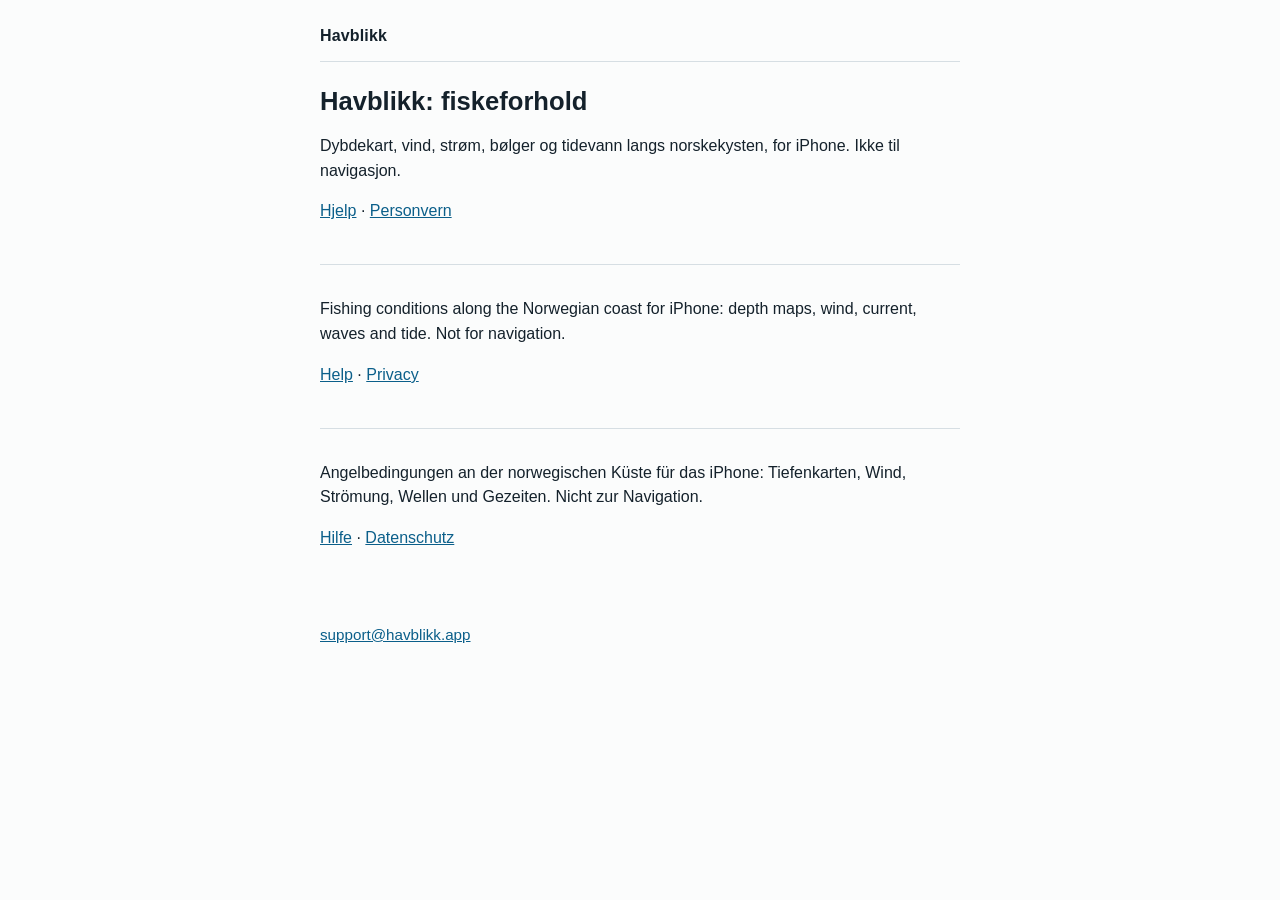
<file: index.html>
<!doctype html>
<html lang="nb">
<head>
<meta charset="utf-8">
<meta name="viewport" content="width=device-width, initial-scale=1">
<title>Havblikk</title>
<meta name="description" content="Havblikk: fiskeforhold langs norskekysten. Dybdekart, vind, strøm, bølger og tidevann for iPhone.">
<link rel="stylesheet" href="style.css?v=20261112">
</head>
<body>
<main>
<header>
<p class="app">Havblikk</p>
</header>
<section lang="nb">
<h1>Havblikk: fiskeforhold</h1>
<p>Dybdekart, vind, strøm, bølger og tidevann langs norskekysten, for iPhone. Ikke til navigasjon.</p>
<p><a href="support/">Hjelp</a> · <a href="privacy/">Personvern</a></p>
</section>
<section lang="en">
<p>Fishing conditions along the Norwegian coast for iPhone: depth maps, wind, current, waves and tide. Not for navigation.</p>
<p><a href="support/#en">Help</a> · <a href="privacy/#en">Privacy</a></p>
</section>
<section lang="de">
<p>Angelbedingungen an der norwegischen Küste für das iPhone: Tiefenkarten, Wind, Strömung, Wellen und Gezeiten. Nicht zur Navigation.</p>
<p><a href="support/#de">Hilfe</a> · <a href="privacy/#de">Datenschutz</a></p>
</section>
<footer><p><a href="mailto:support@havblikk.app">support@havblikk.app</a></p></footer>
</main>
</body>
</html>
</file>
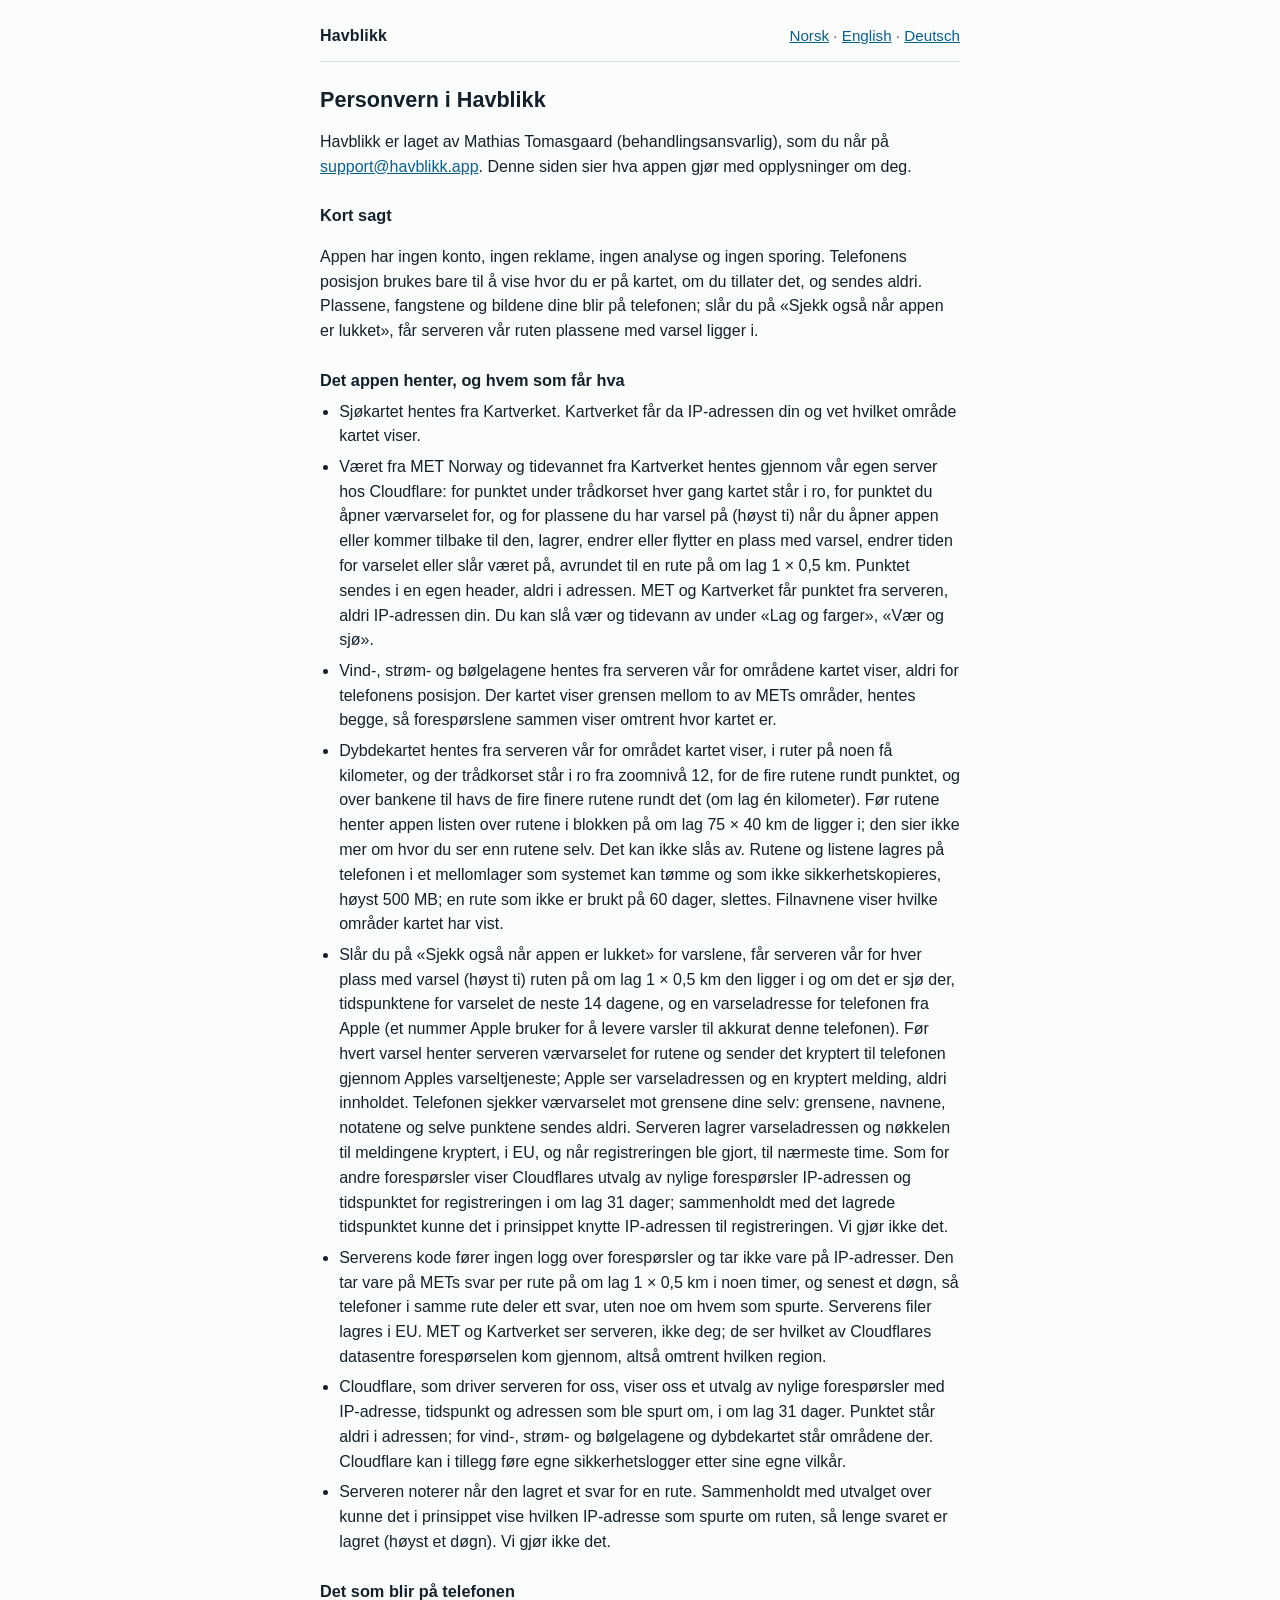
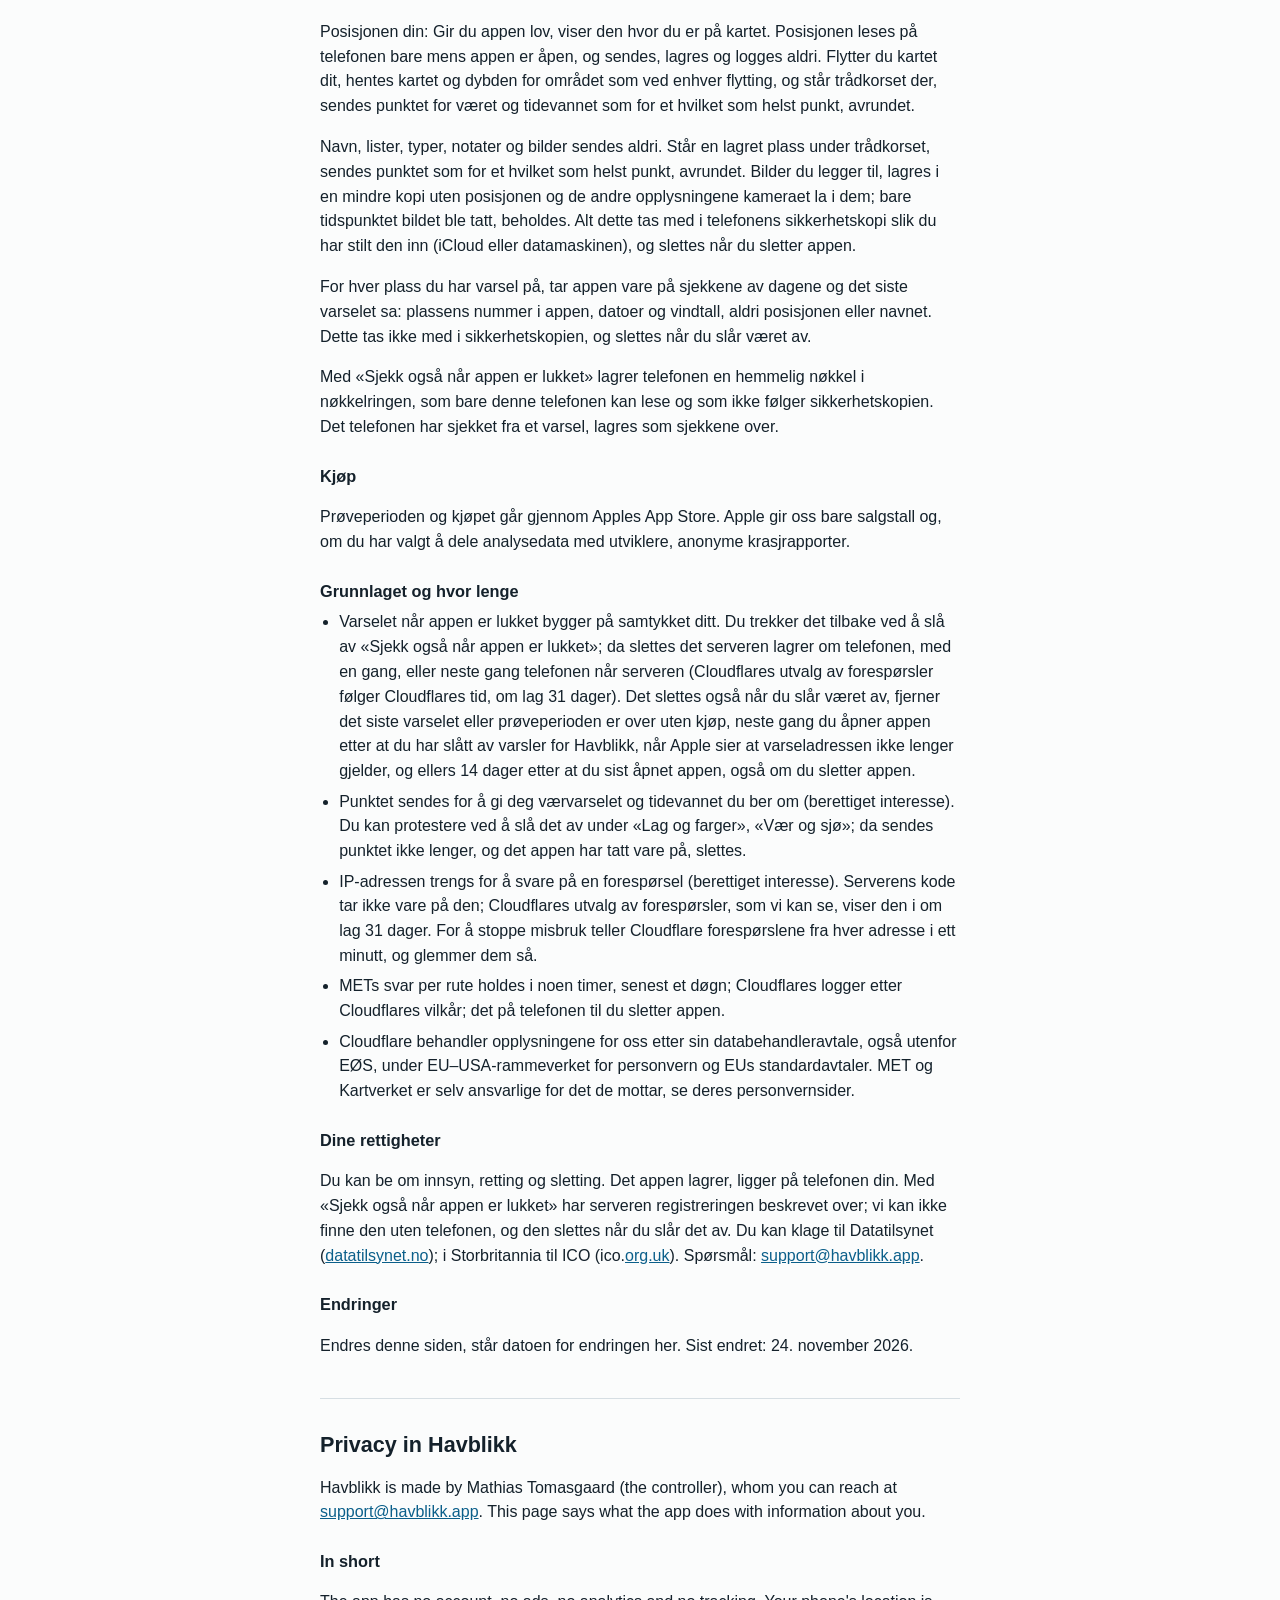
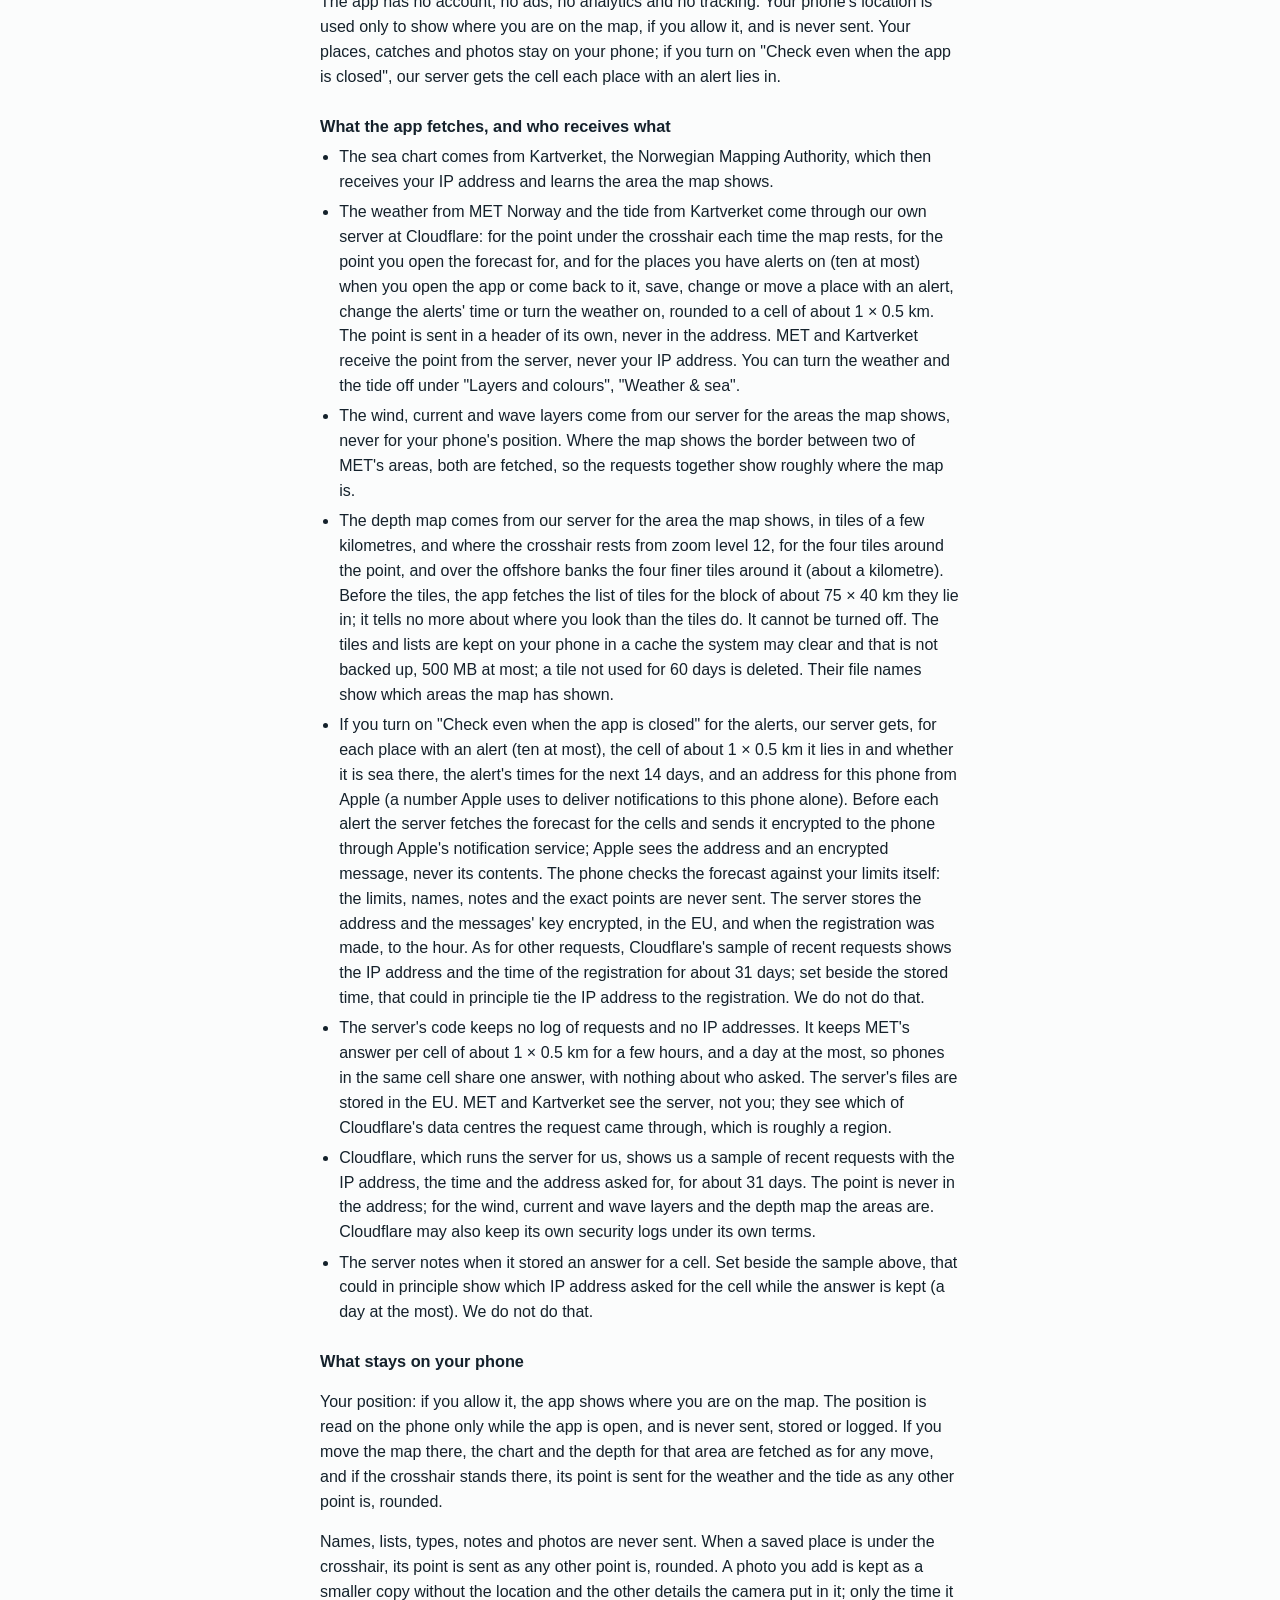
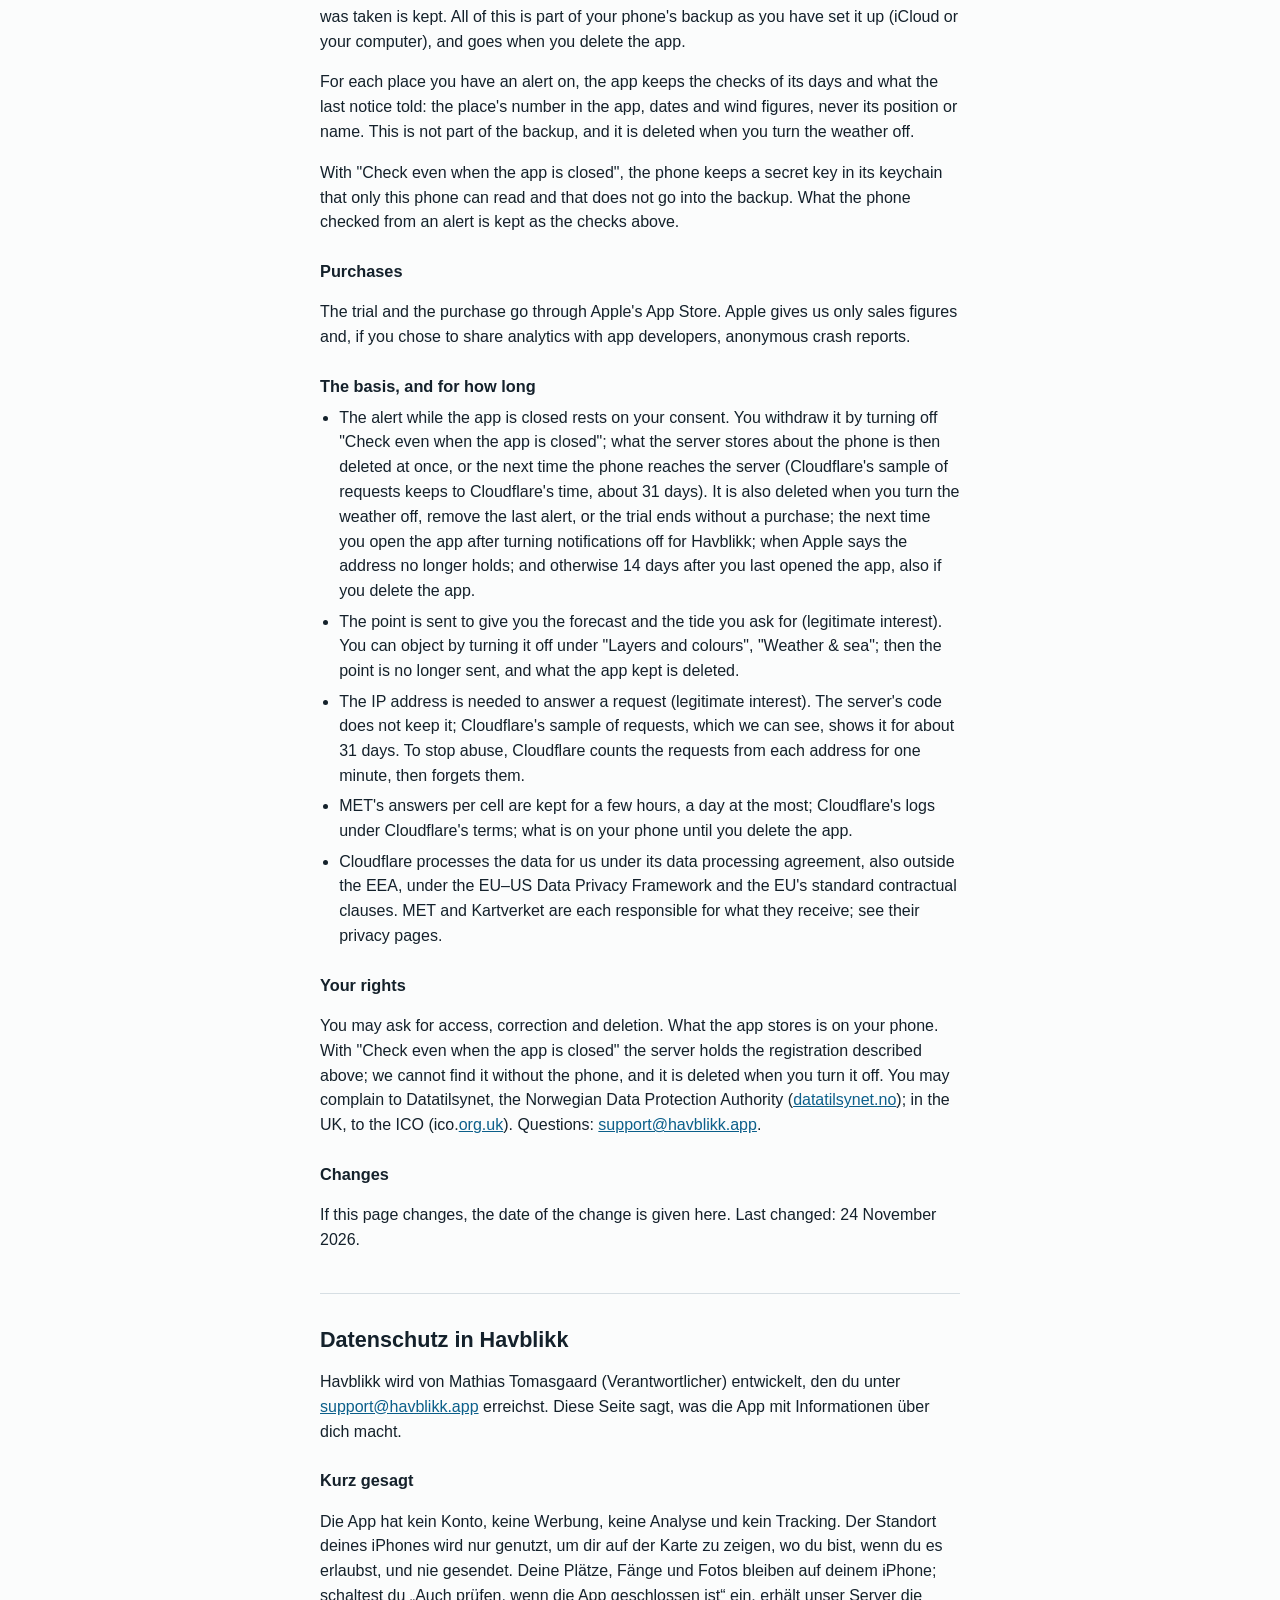
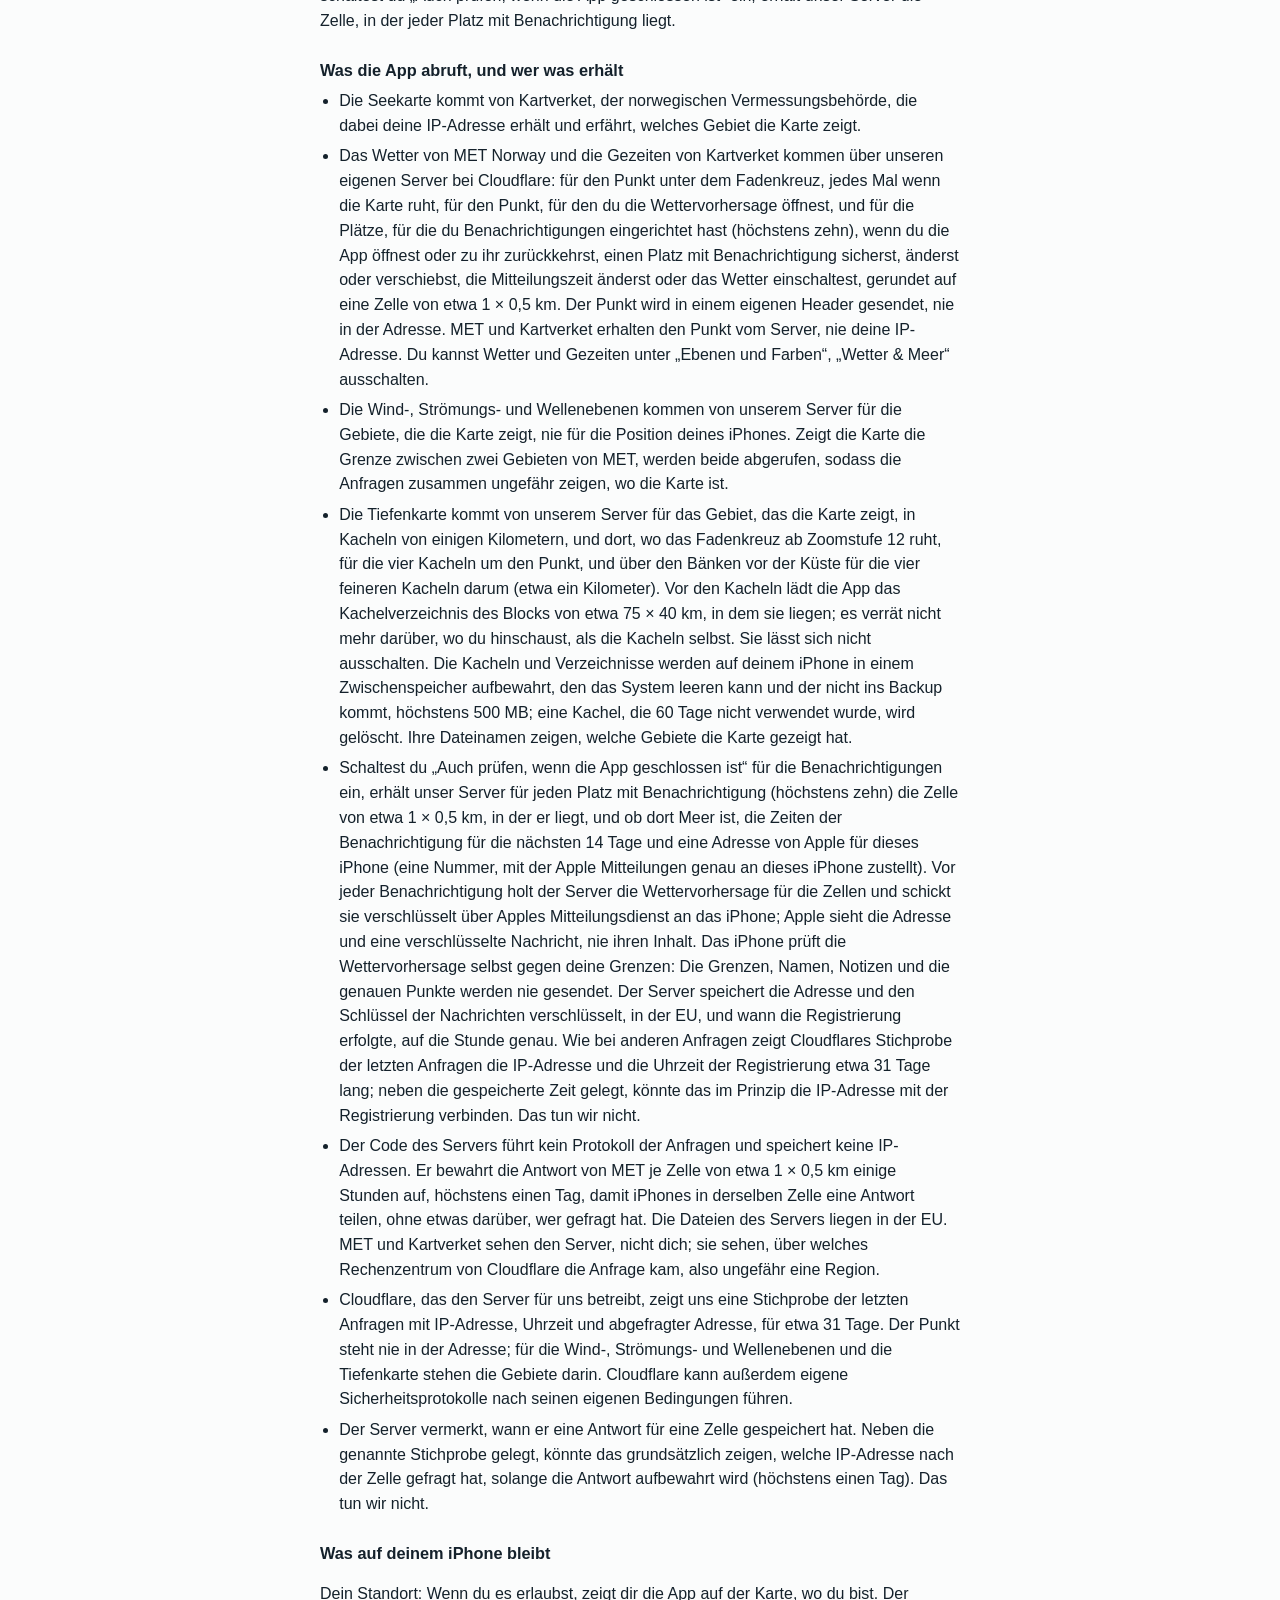
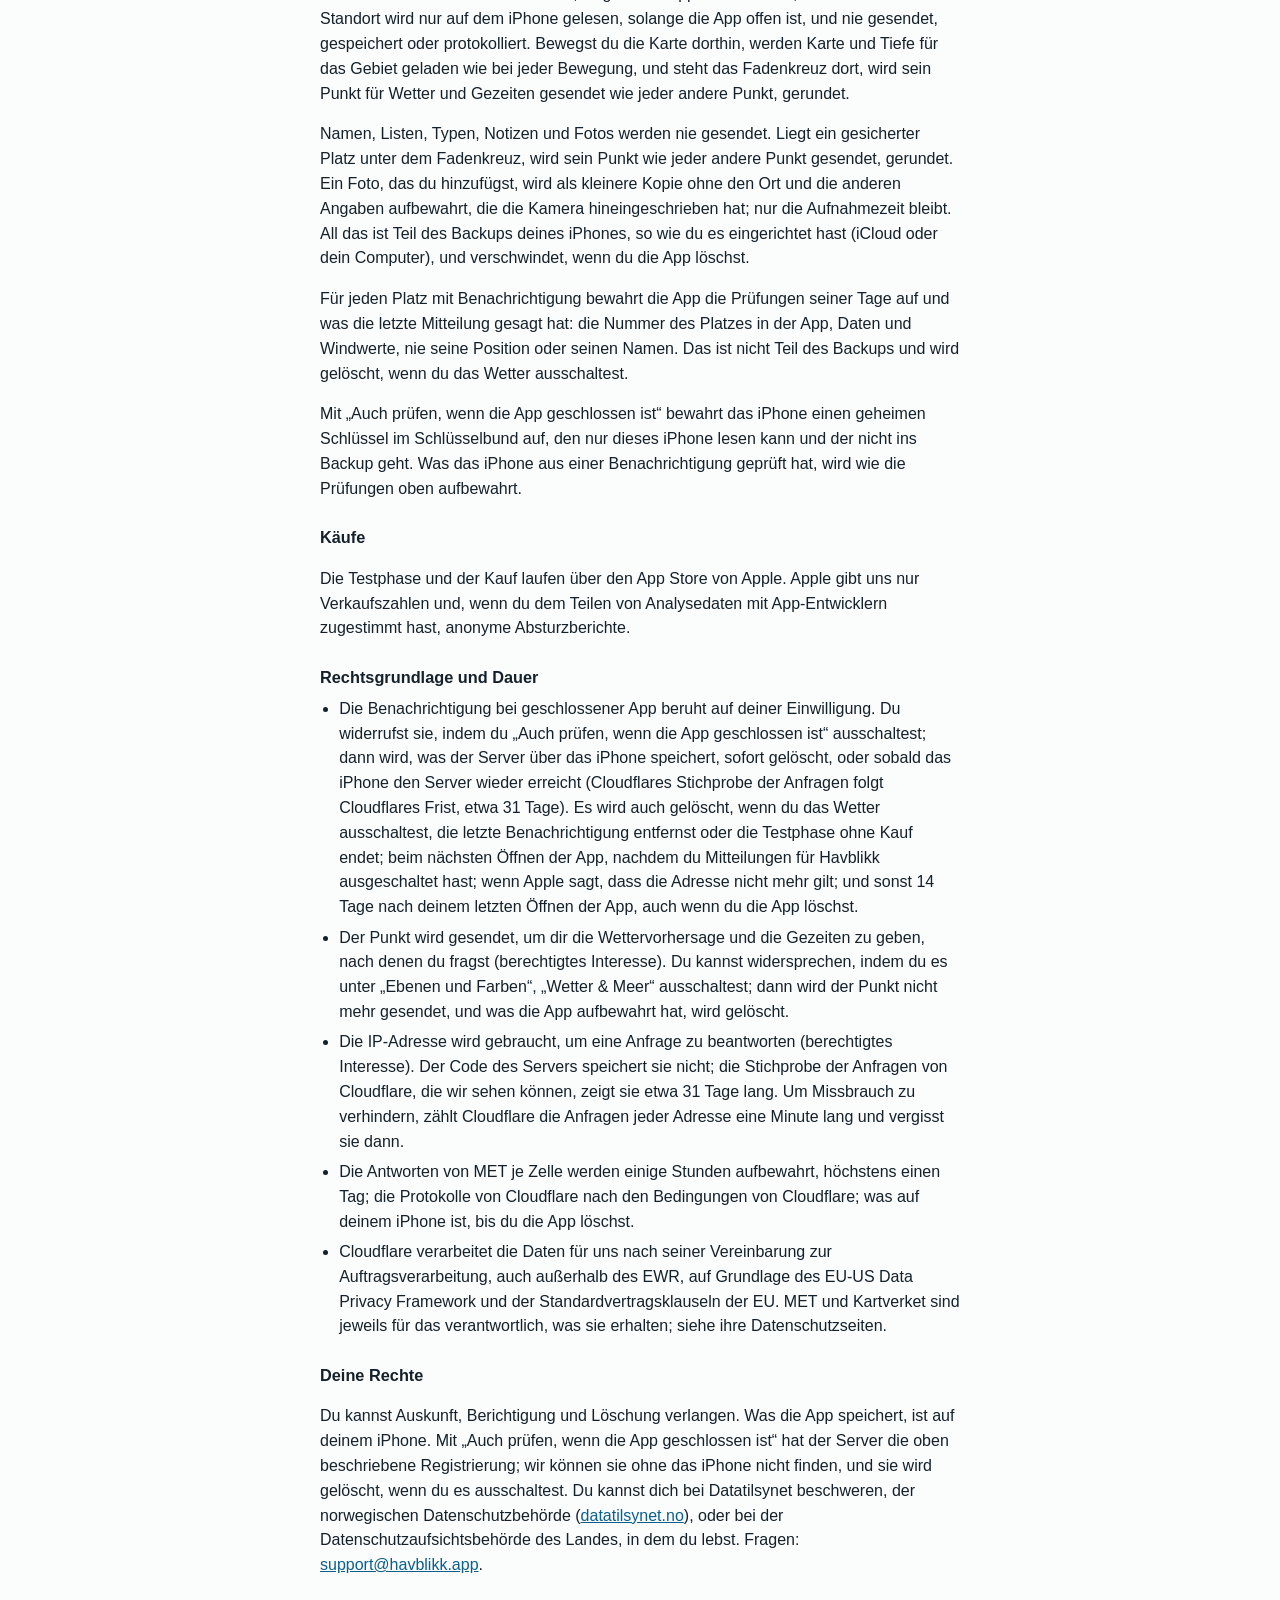
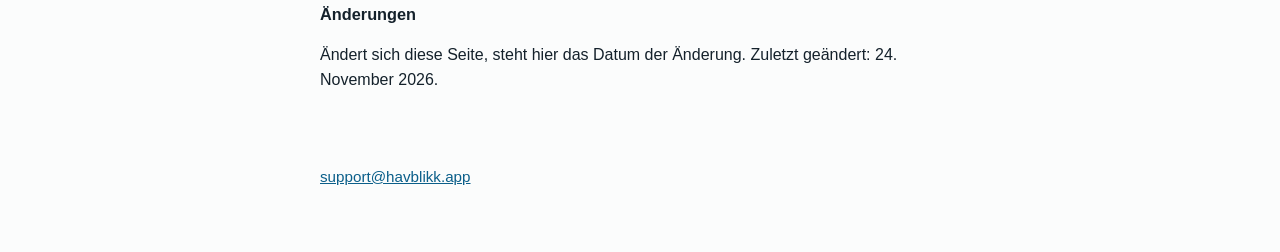
<file: privacy/index.html>
<!doctype html>
<html lang="nb">
<head>
<meta charset="utf-8">
<meta name="viewport" content="width=device-width, initial-scale=1">
<title>Havblikk: personvern · privacy · Datenschutz</title>
<meta name="description" content="Personvern i Havblikk: ingen konto, ingen reklame, ingen analyse. Privacy policy in English and German.">
<link rel="stylesheet" href="../style.css?v=20261112">
</head>
<body>
<main>
<header>
<p class="app"><a href="../">Havblikk</a></p>
<nav><a href="#nb" lang="nb">Norsk</a> · <a href="#en" lang="en">English</a> · <a href="#de" lang="de">Deutsch</a></nav>
</header>

<section lang="nb" id="nb">
<h2>Personvern i Havblikk</h2>
<p>Havblikk er laget av Mathias Tomasgaard (behandlingsansvarlig), som du når på <a href="mailto:support@havblikk.app">support@havblikk.app</a>. Denne siden sier hva appen gjør med opplysninger om deg.</p>
<h3>Kort sagt</h3>
<p>Appen har ingen konto, ingen reklame, ingen analyse og ingen sporing. Telefonens posisjon brukes bare til å vise hvor du er på kartet, om du tillater det, og sendes aldri. Plassene, fangstene og bildene dine blir på telefonen; slår du på «Sjekk også når appen er lukket», får serveren vår ruten plassene med varsel ligger i.</p>
<h3>Det appen henter, og hvem som får hva</h3>
<ul>
<li>Sjøkartet hentes fra Kartverket. Kartverket får da IP-adressen din og vet hvilket område kartet viser.</li>
<li>Været fra MET Norway og tidevannet fra Kartverket hentes gjennom vår egen server hos Cloudflare: for punktet under trådkorset hver gang kartet står i ro, for punktet du åpner værvarselet for, og for plassene du har varsel på (høyst ti) når du åpner appen eller kommer tilbake til den, lagrer, endrer eller flytter en plass med varsel, endrer tiden for varselet eller slår været på, avrundet til en rute på om lag 1 × 0,5 km. Punktet sendes i en egen header, aldri i adressen. MET og Kartverket får punktet fra serveren, aldri IP-adressen din. Du kan slå vær og tidevann av under «Lag og farger», «Vær og sjø».</li>
<li>Vind-, strøm- og bølgelagene hentes fra serveren vår for områdene kartet viser, aldri for telefonens posisjon. Der kartet viser grensen mellom to av METs områder, hentes begge, så forespørslene sammen viser omtrent hvor kartet er.</li>
<li>Dybdekartet hentes fra serveren vår for området kartet viser, i ruter på noen få kilometer, og der trådkorset står i ro fra zoomnivå 12, for de fire rutene rundt punktet, og over bankene til havs de fire finere rutene rundt det (om lag én kilometer). Før rutene henter appen listen over rutene i blokken på om lag 75 × 40 km de ligger i; den sier ikke mer om hvor du ser enn rutene selv. Det kan ikke slås av. Rutene og listene lagres på telefonen i et mellomlager som systemet kan tømme og som ikke sikkerhetskopieres, høyst 500 MB; en rute som ikke er brukt på 60 dager, slettes. Filnavnene viser hvilke områder kartet har vist.</li>
<li>Slår du på «Sjekk også når appen er lukket» for varslene, får serveren vår for hver plass med varsel (høyst ti) ruten på om lag 1 × 0,5 km den ligger i og om det er sjø der, tidspunktene for varselet de neste 14 dagene, og en varseladresse for telefonen fra Apple (et nummer Apple bruker for å levere varsler til akkurat denne telefonen). Før hvert varsel henter serveren værvarselet for rutene og sender det kryptert til telefonen gjennom Apples varseltjeneste; Apple ser varseladressen og en kryptert melding, aldri innholdet. Telefonen sjekker værvarselet mot grensene dine selv: grensene, navnene, notatene og selve punktene sendes aldri. Serveren lagrer varseladressen og nøkkelen til meldingene kryptert, i EU, og når registreringen ble gjort, til nærmeste time. Som for andre forespørsler viser Cloudflares utvalg av nylige forespørsler IP-adressen og tidspunktet for registreringen i om lag 31 dager; sammenholdt med det lagrede tidspunktet kunne det i prinsippet knytte IP-adressen til registreringen. Vi gjør ikke det.</li>
<li>Serverens kode fører ingen logg over forespørsler og tar ikke vare på IP-adresser. Den tar vare på METs svar per rute på om lag 1 × 0,5 km i noen timer, og senest et døgn, så telefoner i samme rute deler ett svar, uten noe om hvem som spurte. Serverens filer lagres i EU. MET og Kartverket ser serveren, ikke deg; de ser hvilket av Cloudflares datasentre forespørselen kom gjennom, altså omtrent hvilken region.</li>
<li>Cloudflare, som driver serveren for oss, viser oss et utvalg av nylige forespørsler med IP-adresse, tidspunkt og adressen som ble spurt om, i om lag 31 dager. Punktet står aldri i adressen; for vind-, strøm- og bølgelagene og dybdekartet står områdene der. Cloudflare kan i tillegg føre egne sikkerhetslogger etter sine egne vilkår.</li>
<li>Serveren noterer når den lagret et svar for en rute. Sammenholdt med utvalget over kunne det i prinsippet vise hvilken IP-adresse som spurte om ruten, så lenge svaret er lagret (høyst et døgn). Vi gjør ikke det.</li>
</ul>
<h3>Det som blir på telefonen</h3>
<p>Posisjonen din: Gir du appen lov, viser den hvor du er på kartet. Posisjonen leses på telefonen bare mens appen er åpen, og sendes, lagres og logges aldri. Flytter du kartet dit, hentes kartet og dybden for området som ved enhver flytting, og står trådkorset der, sendes punktet for været og tidevannet som for et hvilket som helst punkt, avrundet.</p>
<p>Navn, lister, typer, notater og bilder sendes aldri. Står en lagret plass under trådkorset, sendes punktet som for et hvilket som helst punkt, avrundet. Bilder du legger til, lagres i en mindre kopi uten posisjonen og de andre opplysningene kameraet la i dem; bare tidspunktet bildet ble tatt, beholdes. Alt dette tas med i telefonens sikkerhetskopi slik du har stilt den inn (iCloud eller datamaskinen), og slettes når du sletter appen.</p>
<p>For hver plass du har varsel på, tar appen vare på sjekkene av dagene og det siste varselet sa: plassens nummer i appen, datoer og vindtall, aldri posisjonen eller navnet. Dette tas ikke med i sikkerhetskopien, og slettes når du slår været av.</p>
<p>Med «Sjekk også når appen er lukket» lagrer telefonen en hemmelig nøkkel i nøkkelringen, som bare denne telefonen kan lese og som ikke følger sikkerhetskopien. Det telefonen har sjekket fra et varsel, lagres som sjekkene over.</p>
<h3>Kjøp</h3>
<p>Prøveperioden og kjøpet går gjennom Apples App Store. Apple gir oss bare salgstall og, om du har valgt å dele analysedata med utviklere, anonyme krasjrapporter.</p>
<h3>Grunnlaget og hvor lenge</h3>
<ul>
<li>Varselet når appen er lukket bygger på samtykket ditt. Du trekker det tilbake ved å slå av «Sjekk også når appen er lukket»; da slettes det serveren lagrer om telefonen, med en gang, eller neste gang telefonen når serveren (Cloudflares utvalg av forespørsler følger Cloudflares tid, om lag 31 dager). Det slettes også når du slår været av, fjerner det siste varselet eller prøveperioden er over uten kjøp, neste gang du åpner appen etter at du har slått av varsler for Havblikk, når Apple sier at varseladressen ikke lenger gjelder, og ellers 14 dager etter at du sist åpnet appen, også om du sletter appen.</li>
<li>Punktet sendes for å gi deg værvarselet og tidevannet du ber om (berettiget interesse). Du kan protestere ved å slå det av under «Lag og farger», «Vær og sjø»; da sendes punktet ikke lenger, og det appen har tatt vare på, slettes.</li>
<li>IP-adressen trengs for å svare på en forespørsel (berettiget interesse). Serverens kode tar ikke vare på den; Cloudflares utvalg av forespørsler, som vi kan se, viser den i om lag 31 dager. For å stoppe misbruk teller Cloudflare forespørslene fra hver adresse i ett minutt, og glemmer dem så.</li>
<li>METs svar per rute holdes i noen timer, senest et døgn; Cloudflares logger etter Cloudflares vilkår; det på telefonen til du sletter appen.</li>
<li>Cloudflare behandler opplysningene for oss etter sin databehandleravtale, også utenfor EØS, under EU–USA-rammeverket for personvern og EUs standardavtaler. MET og Kartverket er selv ansvarlige for det de mottar, se deres personvernsider.</li>
</ul>
<h3>Dine rettigheter</h3>
<p>Du kan be om innsyn, retting og sletting. Det appen lagrer, ligger på telefonen din. Med «Sjekk også når appen er lukket» har serveren registreringen beskrevet over; vi kan ikke finne den uten telefonen, og den slettes når du slår det av. Du kan klage til Datatilsynet (<a href="https://datatilsynet.no">datatilsynet.no</a>); i Storbritannia til ICO (ico.<a href="https://org.uk">org.uk</a>). Spørsmål: <a href="mailto:support@havblikk.app">support@havblikk.app</a>.</p>
<h3>Endringer</h3>
<p>Endres denne siden, står datoen for endringen her. Sist endret: 24. november 2026.</p>
</section>

<section lang="en" id="en">
<h2>Privacy in Havblikk</h2>
<p>Havblikk is made by Mathias Tomasgaard (the controller), whom you can reach at <a href="mailto:support@havblikk.app">support@havblikk.app</a>. This page says what the app does with information about you.</p>
<h3>In short</h3>
<p>The app has no account, no ads, no analytics and no tracking. Your phone's location is used only to show where you are on the map, if you allow it, and is never sent. Your places, catches and photos stay on your phone; if you turn on "Check even when the app is closed", our server gets the cell each place with an alert lies in.</p>
<h3>What the app fetches, and who receives what</h3>
<ul>
<li>The sea chart comes from Kartverket, the Norwegian Mapping Authority, which then receives your IP address and learns the area the map shows.</li>
<li>The weather from MET Norway and the tide from Kartverket come through our own server at Cloudflare: for the point under the crosshair each time the map rests, for the point you open the forecast for, and for the places you have alerts on (ten at most) when you open the app or come back to it, save, change or move a place with an alert, change the alerts' time or turn the weather on, rounded to a cell of about 1 × 0.5 km. The point is sent in a header of its own, never in the address. MET and Kartverket receive the point from the server, never your IP address. You can turn the weather and the tide off under "Layers and colours", "Weather &amp; sea".</li>
<li>The wind, current and wave layers come from our server for the areas the map shows, never for your phone's position. Where the map shows the border between two of MET's areas, both are fetched, so the requests together show roughly where the map is.</li>
<li>The depth map comes from our server for the area the map shows, in tiles of a few kilometres, and where the crosshair rests from zoom level 12, for the four tiles around the point, and over the offshore banks the four finer tiles around it (about a kilometre). Before the tiles, the app fetches the list of tiles for the block of about 75 × 40 km they lie in; it tells no more about where you look than the tiles do. It cannot be turned off. The tiles and lists are kept on your phone in a cache the system may clear and that is not backed up, 500 MB at most; a tile not used for 60 days is deleted. Their file names show which areas the map has shown.</li>
<li>If you turn on "Check even when the app is closed" for the alerts, our server gets, for each place with an alert (ten at most), the cell of about 1 × 0.5 km it lies in and whether it is sea there, the alert's times for the next 14 days, and an address for this phone from Apple (a number Apple uses to deliver notifications to this phone alone). Before each alert the server fetches the forecast for the cells and sends it encrypted to the phone through Apple's notification service; Apple sees the address and an encrypted message, never its contents. The phone checks the forecast against your limits itself: the limits, names, notes and the exact points are never sent. The server stores the address and the messages' key encrypted, in the EU, and when the registration was made, to the hour. As for other requests, Cloudflare's sample of recent requests shows the IP address and the time of the registration for about 31 days; set beside the stored time, that could in principle tie the IP address to the registration. We do not do that.</li>
<li>The server's code keeps no log of requests and no IP addresses. It keeps MET's answer per cell of about 1 × 0.5 km for a few hours, and a day at the most, so phones in the same cell share one answer, with nothing about who asked. The server's files are stored in the EU. MET and Kartverket see the server, not you; they see which of Cloudflare's data centres the request came through, which is roughly a region.</li>
<li>Cloudflare, which runs the server for us, shows us a sample of recent requests with the IP address, the time and the address asked for, for about 31 days. The point is never in the address; for the wind, current and wave layers and the depth map the areas are. Cloudflare may also keep its own security logs under its own terms.</li>
<li>The server notes when it stored an answer for a cell. Set beside the sample above, that could in principle show which IP address asked for the cell while the answer is kept (a day at the most). We do not do that.</li>
</ul>
<h3>What stays on your phone</h3>
<p>Your position: if you allow it, the app shows where you are on the map. The position is read on the phone only while the app is open, and is never sent, stored or logged. If you move the map there, the chart and the depth for that area are fetched as for any move, and if the crosshair stands there, its point is sent for the weather and the tide as any other point is, rounded.</p>
<p>Names, lists, types, notes and photos are never sent. When a saved place is under the crosshair, its point is sent as any other point is, rounded. A photo you add is kept as a smaller copy without the location and the other details the camera put in it; only the time it was taken is kept. All of this is part of your phone's backup as you have set it up (iCloud or your computer), and goes when you delete the app.</p>
<p>For each place you have an alert on, the app keeps the checks of its days and what the last notice told: the place's number in the app, dates and wind figures, never its position or name. This is not part of the backup, and it is deleted when you turn the weather off.</p>
<p>With "Check even when the app is closed", the phone keeps a secret key in its keychain that only this phone can read and that does not go into the backup. What the phone checked from an alert is kept as the checks above.</p>
<h3>Purchases</h3>
<p>The trial and the purchase go through Apple's App Store. Apple gives us only sales figures and, if you chose to share analytics with app developers, anonymous crash reports.</p>
<h3>The basis, and for how long</h3>
<ul>
<li>The alert while the app is closed rests on your consent. You withdraw it by turning off "Check even when the app is closed"; what the server stores about the phone is then deleted at once, or the next time the phone reaches the server (Cloudflare's sample of requests keeps to Cloudflare's time, about 31 days). It is also deleted when you turn the weather off, remove the last alert, or the trial ends without a purchase; the next time you open the app after turning notifications off for Havblikk; when Apple says the address no longer holds; and otherwise 14 days after you last opened the app, also if you delete the app.</li>
<li>The point is sent to give you the forecast and the tide you ask for (legitimate interest). You can object by turning it off under "Layers and colours", "Weather &amp; sea"; then the point is no longer sent, and what the app kept is deleted.</li>
<li>The IP address is needed to answer a request (legitimate interest). The server's code does not keep it; Cloudflare's sample of requests, which we can see, shows it for about 31 days. To stop abuse, Cloudflare counts the requests from each address for one minute, then forgets them.</li>
<li>MET's answers per cell are kept for a few hours, a day at the most; Cloudflare's logs under Cloudflare's terms; what is on your phone until you delete the app.</li>
<li>Cloudflare processes the data for us under its data processing agreement, also outside the EEA, under the EU–US Data Privacy Framework and the EU's standard contractual clauses. MET and Kartverket are each responsible for what they receive; see their privacy pages.</li>
</ul>
<h3>Your rights</h3>
<p>You may ask for access, correction and deletion. What the app stores is on your phone. With "Check even when the app is closed" the server holds the registration described above; we cannot find it without the phone, and it is deleted when you turn it off. You may complain to Datatilsynet, the Norwegian Data Protection Authority (<a href="https://datatilsynet.no">datatilsynet.no</a>); in the UK, to the ICO (ico.<a href="https://org.uk">org.uk</a>). Questions: <a href="mailto:support@havblikk.app">support@havblikk.app</a>.</p>
<h3>Changes</h3>
<p>If this page changes, the date of the change is given here. Last changed: 24 November 2026.</p>
</section>

<section lang="de" id="de">
<h2>Datenschutz in Havblikk</h2>
<p>Havblikk wird von Mathias Tomasgaard (Verantwortlicher) entwickelt, den du unter <a href="mailto:support@havblikk.app">support@havblikk.app</a> erreichst. Diese Seite sagt, was die App mit Informationen über dich macht.</p>
<h3>Kurz gesagt</h3>
<p>Die App hat kein Konto, keine Werbung, keine Analyse und kein Tracking. Der Standort deines iPhones wird nur genutzt, um dir auf der Karte zu zeigen, wo du bist, wenn du es erlaubst, und nie gesendet. Deine Plätze, Fänge und Fotos bleiben auf deinem iPhone; schaltest du „Auch prüfen, wenn die App geschlossen ist“ ein, erhält unser Server die Zelle, in der jeder Platz mit Benachrichtigung liegt.</p>
<h3>Was die App abruft, und wer was erhält</h3>
<ul>
<li>Die Seekarte kommt von Kartverket, der norwegischen Vermessungsbehörde, die dabei deine IP-Adresse erhält und erfährt, welches Gebiet die Karte zeigt.</li>
<li>Das Wetter von MET Norway und die Gezeiten von Kartverket kommen über unseren eigenen Server bei Cloudflare: für den Punkt unter dem Fadenkreuz, jedes Mal wenn die Karte ruht, für den Punkt, für den du die Wettervorhersage öffnest, und für die Plätze, für die du Benachrichtigungen eingerichtet hast (höchstens zehn), wenn du die App öffnest oder zu ihr zurückkehrst, einen Platz mit Benachrichtigung sicherst, änderst oder verschiebst, die Mitteilungszeit änderst oder das Wetter einschaltest, gerundet auf eine Zelle von etwa 1 × 0,5 km. Der Punkt wird in einem eigenen Header gesendet, nie in der Adresse. MET und Kartverket erhalten den Punkt vom Server, nie deine IP-Adresse. Du kannst Wetter und Gezeiten unter „Ebenen und Farben“, „Wetter &amp; Meer“ ausschalten.</li>
<li>Die Wind-, Strömungs- und Wellenebenen kommen von unserem Server für die Gebiete, die die Karte zeigt, nie für die Position deines iPhones. Zeigt die Karte die Grenze zwischen zwei Gebieten von MET, werden beide abgerufen, sodass die Anfragen zusammen ungefähr zeigen, wo die Karte ist.</li>
<li>Die Tiefenkarte kommt von unserem Server für das Gebiet, das die Karte zeigt, in Kacheln von einigen Kilometern, und dort, wo das Fadenkreuz ab Zoomstufe 12 ruht, für die vier Kacheln um den Punkt, und über den Bänken vor der Küste für die vier feineren Kacheln darum (etwa ein Kilometer). Vor den Kacheln lädt die App das Kachelverzeichnis des Blocks von etwa 75 × 40 km, in dem sie liegen; es verrät nicht mehr darüber, wo du hinschaust, als die Kacheln selbst. Sie lässt sich nicht ausschalten. Die Kacheln und Verzeichnisse werden auf deinem iPhone in einem Zwischenspeicher aufbewahrt, den das System leeren kann und der nicht ins Backup kommt, höchstens 500 MB; eine Kachel, die 60 Tage nicht verwendet wurde, wird gelöscht. Ihre Dateinamen zeigen, welche Gebiete die Karte gezeigt hat.</li>
<li>Schaltest du „Auch prüfen, wenn die App geschlossen ist“ für die Benachrichtigungen ein, erhält unser Server für jeden Platz mit Benachrichtigung (höchstens zehn) die Zelle von etwa 1 × 0,5 km, in der er liegt, und ob dort Meer ist, die Zeiten der Benachrichtigung für die nächsten 14 Tage und eine Adresse von Apple für dieses iPhone (eine Nummer, mit der Apple Mitteilungen genau an dieses iPhone zustellt). Vor jeder Benachrichtigung holt der Server die Wettervorhersage für die Zellen und schickt sie verschlüsselt über Apples Mitteilungsdienst an das iPhone; Apple sieht die Adresse und eine verschlüsselte Nachricht, nie ihren Inhalt. Das iPhone prüft die Wettervorhersage selbst gegen deine Grenzen: Die Grenzen, Namen, Notizen und die genauen Punkte werden nie gesendet. Der Server speichert die Adresse und den Schlüssel der Nachrichten verschlüsselt, in der EU, und wann die Registrierung erfolgte, auf die Stunde genau. Wie bei anderen Anfragen zeigt Cloudflares Stichprobe der letzten Anfragen die IP-Adresse und die Uhrzeit der Registrierung etwa 31 Tage lang; neben die gespeicherte Zeit gelegt, könnte das im Prinzip die IP-Adresse mit der Registrierung verbinden. Das tun wir nicht.</li>
<li>Der Code des Servers führt kein Protokoll der Anfragen und speichert keine IP-Adressen. Er bewahrt die Antwort von MET je Zelle von etwa 1 × 0,5 km einige Stunden auf, höchstens einen Tag, damit iPhones in derselben Zelle eine Antwort teilen, ohne etwas darüber, wer gefragt hat. Die Dateien des Servers liegen in der EU. MET und Kartverket sehen den Server, nicht dich; sie sehen, über welches Rechenzentrum von Cloudflare die Anfrage kam, also ungefähr eine Region.</li>
<li>Cloudflare, das den Server für uns betreibt, zeigt uns eine Stichprobe der letzten Anfragen mit IP-Adresse, Uhrzeit und abgefragter Adresse, für etwa 31 Tage. Der Punkt steht nie in der Adresse; für die Wind-, Strömungs- und Wellenebenen und die Tiefenkarte stehen die Gebiete darin. Cloudflare kann außerdem eigene Sicherheitsprotokolle nach seinen eigenen Bedingungen führen.</li>
<li>Der Server vermerkt, wann er eine Antwort für eine Zelle gespeichert hat. Neben die genannte Stichprobe gelegt, könnte das grundsätzlich zeigen, welche IP-Adresse nach der Zelle gefragt hat, solange die Antwort aufbewahrt wird (höchstens einen Tag). Das tun wir nicht.</li>
</ul>
<h3>Was auf deinem iPhone bleibt</h3>
<p>Dein Standort: Wenn du es erlaubst, zeigt dir die App auf der Karte, wo du bist. Der Standort wird nur auf dem iPhone gelesen, solange die App offen ist, und nie gesendet, gespeichert oder protokolliert. Bewegst du die Karte dorthin, werden Karte und Tiefe für das Gebiet geladen wie bei jeder Bewegung, und steht das Fadenkreuz dort, wird sein Punkt für Wetter und Gezeiten gesendet wie jeder andere Punkt, gerundet.</p>
<p>Namen, Listen, Typen, Notizen und Fotos werden nie gesendet. Liegt ein gesicherter Platz unter dem Fadenkreuz, wird sein Punkt wie jeder andere Punkt gesendet, gerundet. Ein Foto, das du hinzufügst, wird als kleinere Kopie ohne den Ort und die anderen Angaben aufbewahrt, die die Kamera hineingeschrieben hat; nur die Aufnahmezeit bleibt. All das ist Teil des Backups deines iPhones, so wie du es eingerichtet hast (iCloud oder dein Computer), und verschwindet, wenn du die App löschst.</p>
<p>Für jeden Platz mit Benachrichtigung bewahrt die App die Prüfungen seiner Tage auf und was die letzte Mitteilung gesagt hat: die Nummer des Platzes in der App, Daten und Windwerte, nie seine Position oder seinen Namen. Das ist nicht Teil des Backups und wird gelöscht, wenn du das Wetter ausschaltest.</p>
<p>Mit „Auch prüfen, wenn die App geschlossen ist“ bewahrt das iPhone einen geheimen Schlüssel im Schlüsselbund auf, den nur dieses iPhone lesen kann und der nicht ins Backup geht. Was das iPhone aus einer Benachrichtigung geprüft hat, wird wie die Prüfungen oben aufbewahrt.</p>
<h3>Käufe</h3>
<p>Die Testphase und der Kauf laufen über den App Store von Apple. Apple gibt uns nur Verkaufszahlen und, wenn du dem Teilen von Analysedaten mit App-Entwicklern zugestimmt hast, anonyme Absturzberichte.</p>
<h3>Rechtsgrundlage und Dauer</h3>
<ul>
<li>Die Benachrichtigung bei geschlossener App beruht auf deiner Einwilligung. Du widerrufst sie, indem du „Auch prüfen, wenn die App geschlossen ist“ ausschaltest; dann wird, was der Server über das iPhone speichert, sofort gelöscht, oder sobald das iPhone den Server wieder erreicht (Cloudflares Stichprobe der Anfragen folgt Cloudflares Frist, etwa 31 Tage). Es wird auch gelöscht, wenn du das Wetter ausschaltest, die letzte Benachrichtigung entfernst oder die Testphase ohne Kauf endet; beim nächsten Öffnen der App, nachdem du Mitteilungen für Havblikk ausgeschaltet hast; wenn Apple sagt, dass die Adresse nicht mehr gilt; und sonst 14 Tage nach deinem letzten Öffnen der App, auch wenn du die App löschst.</li>
<li>Der Punkt wird gesendet, um dir die Wettervorhersage und die Gezeiten zu geben, nach denen du fragst (berechtigtes Interesse). Du kannst widersprechen, indem du es unter „Ebenen und Farben“, „Wetter &amp; Meer“ ausschaltest; dann wird der Punkt nicht mehr gesendet, und was die App aufbewahrt hat, wird gelöscht.</li>
<li>Die IP-Adresse wird gebraucht, um eine Anfrage zu beantworten (berechtigtes Interesse). Der Code des Servers speichert sie nicht; die Stichprobe der Anfragen von Cloudflare, die wir sehen können, zeigt sie etwa 31 Tage lang. Um Missbrauch zu verhindern, zählt Cloudflare die Anfragen jeder Adresse eine Minute lang und vergisst sie dann.</li>
<li>Die Antworten von MET je Zelle werden einige Stunden aufbewahrt, höchstens einen Tag; die Protokolle von Cloudflare nach den Bedingungen von Cloudflare; was auf deinem iPhone ist, bis du die App löschst.</li>
<li>Cloudflare verarbeitet die Daten für uns nach seiner Vereinbarung zur Auftragsverarbeitung, auch außerhalb des EWR, auf Grundlage des EU-US Data Privacy Framework und der Standardvertragsklauseln der EU. MET und Kartverket sind jeweils für das verantwortlich, was sie erhalten; siehe ihre Datenschutzseiten.</li>
</ul>
<h3>Deine Rechte</h3>
<p>Du kannst Auskunft, Berichtigung und Löschung verlangen. Was die App speichert, ist auf deinem iPhone. Mit „Auch prüfen, wenn die App geschlossen ist“ hat der Server die oben beschriebene Registrierung; wir können sie ohne das iPhone nicht finden, und sie wird gelöscht, wenn du es ausschaltest. Du kannst dich bei Datatilsynet beschweren, der norwegischen Datenschutzbehörde (<a href="https://datatilsynet.no">datatilsynet.no</a>), oder bei der Datenschutzaufsichtsbehörde des Landes, in dem du lebst. Fragen: <a href="mailto:support@havblikk.app">support@havblikk.app</a>.</p>
<h3>Änderungen</h3>
<p>Ändert sich diese Seite, steht hier das Datum der Änderung. Zuletzt geändert: 24. November 2026.</p>
</section>

<footer><p><a href="mailto:support@havblikk.app">support@havblikk.app</a></p></footer>
</main>
</body>
</html>
</file>
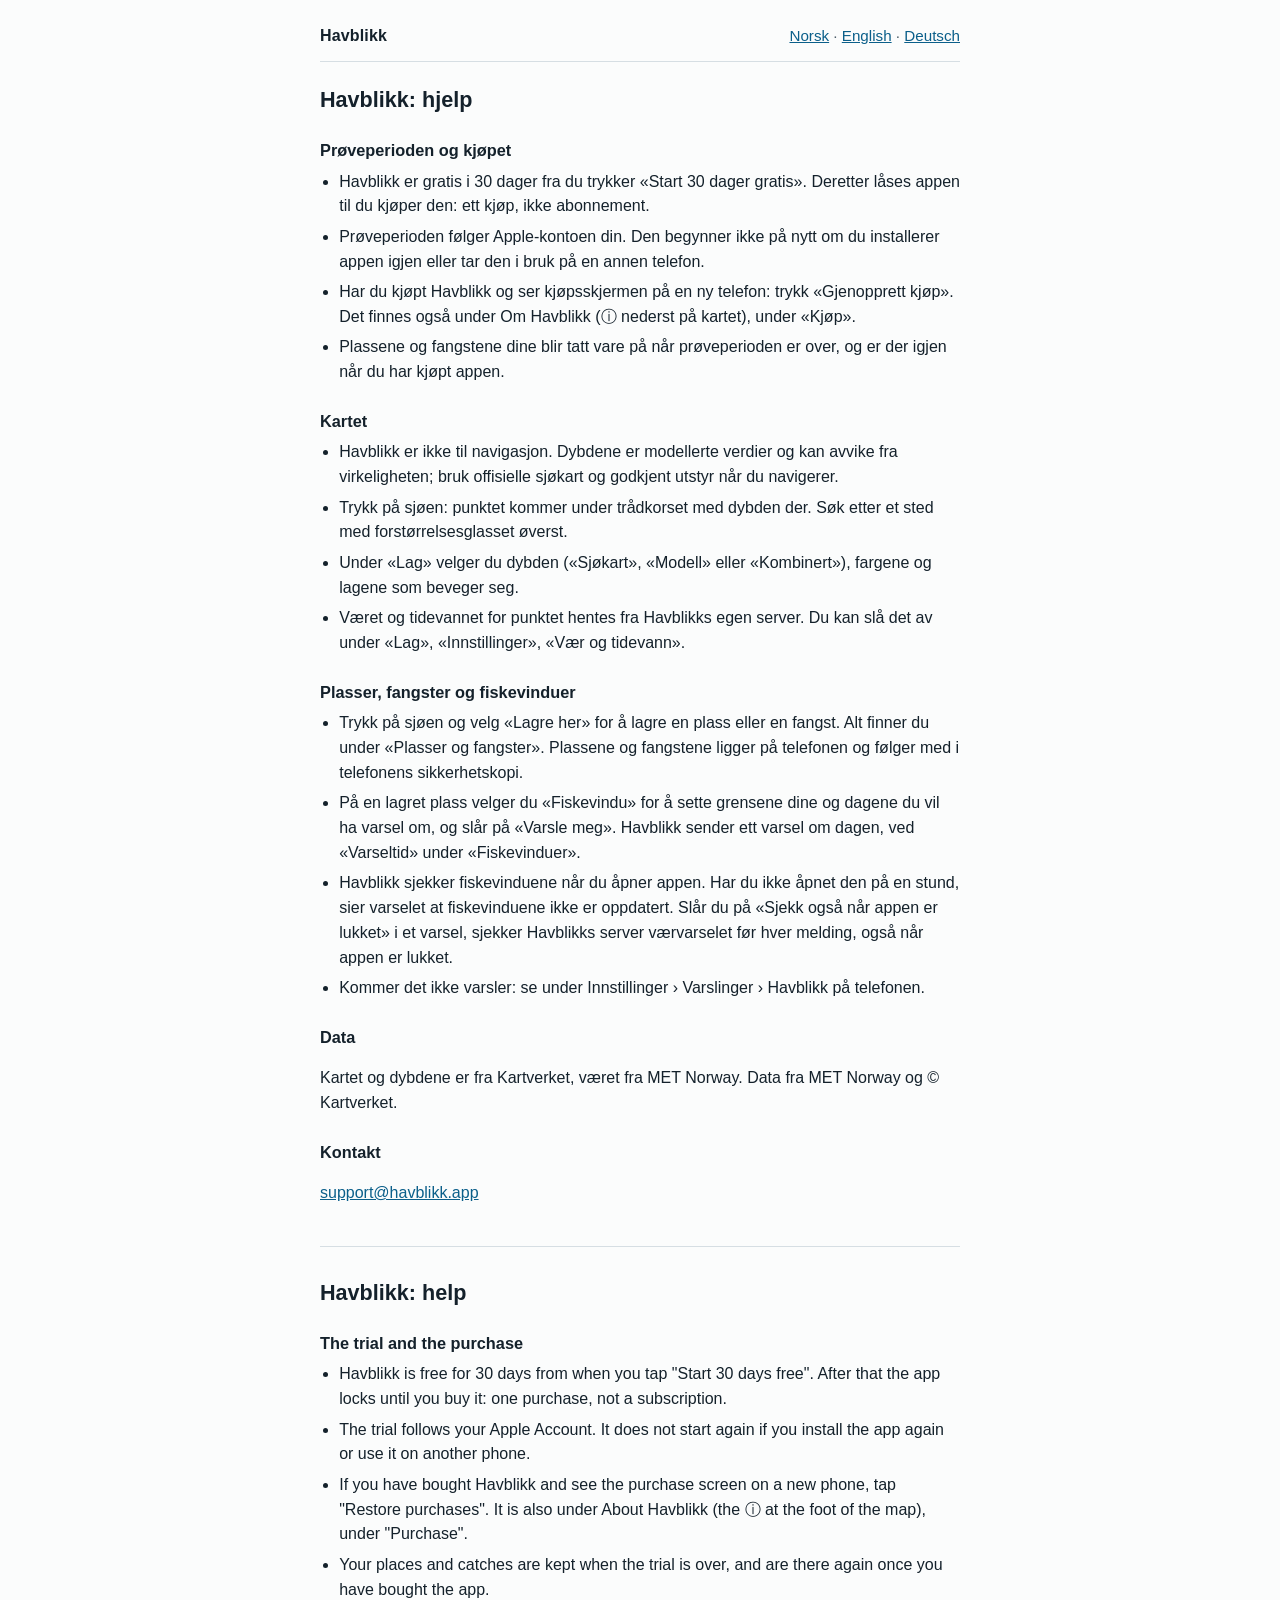
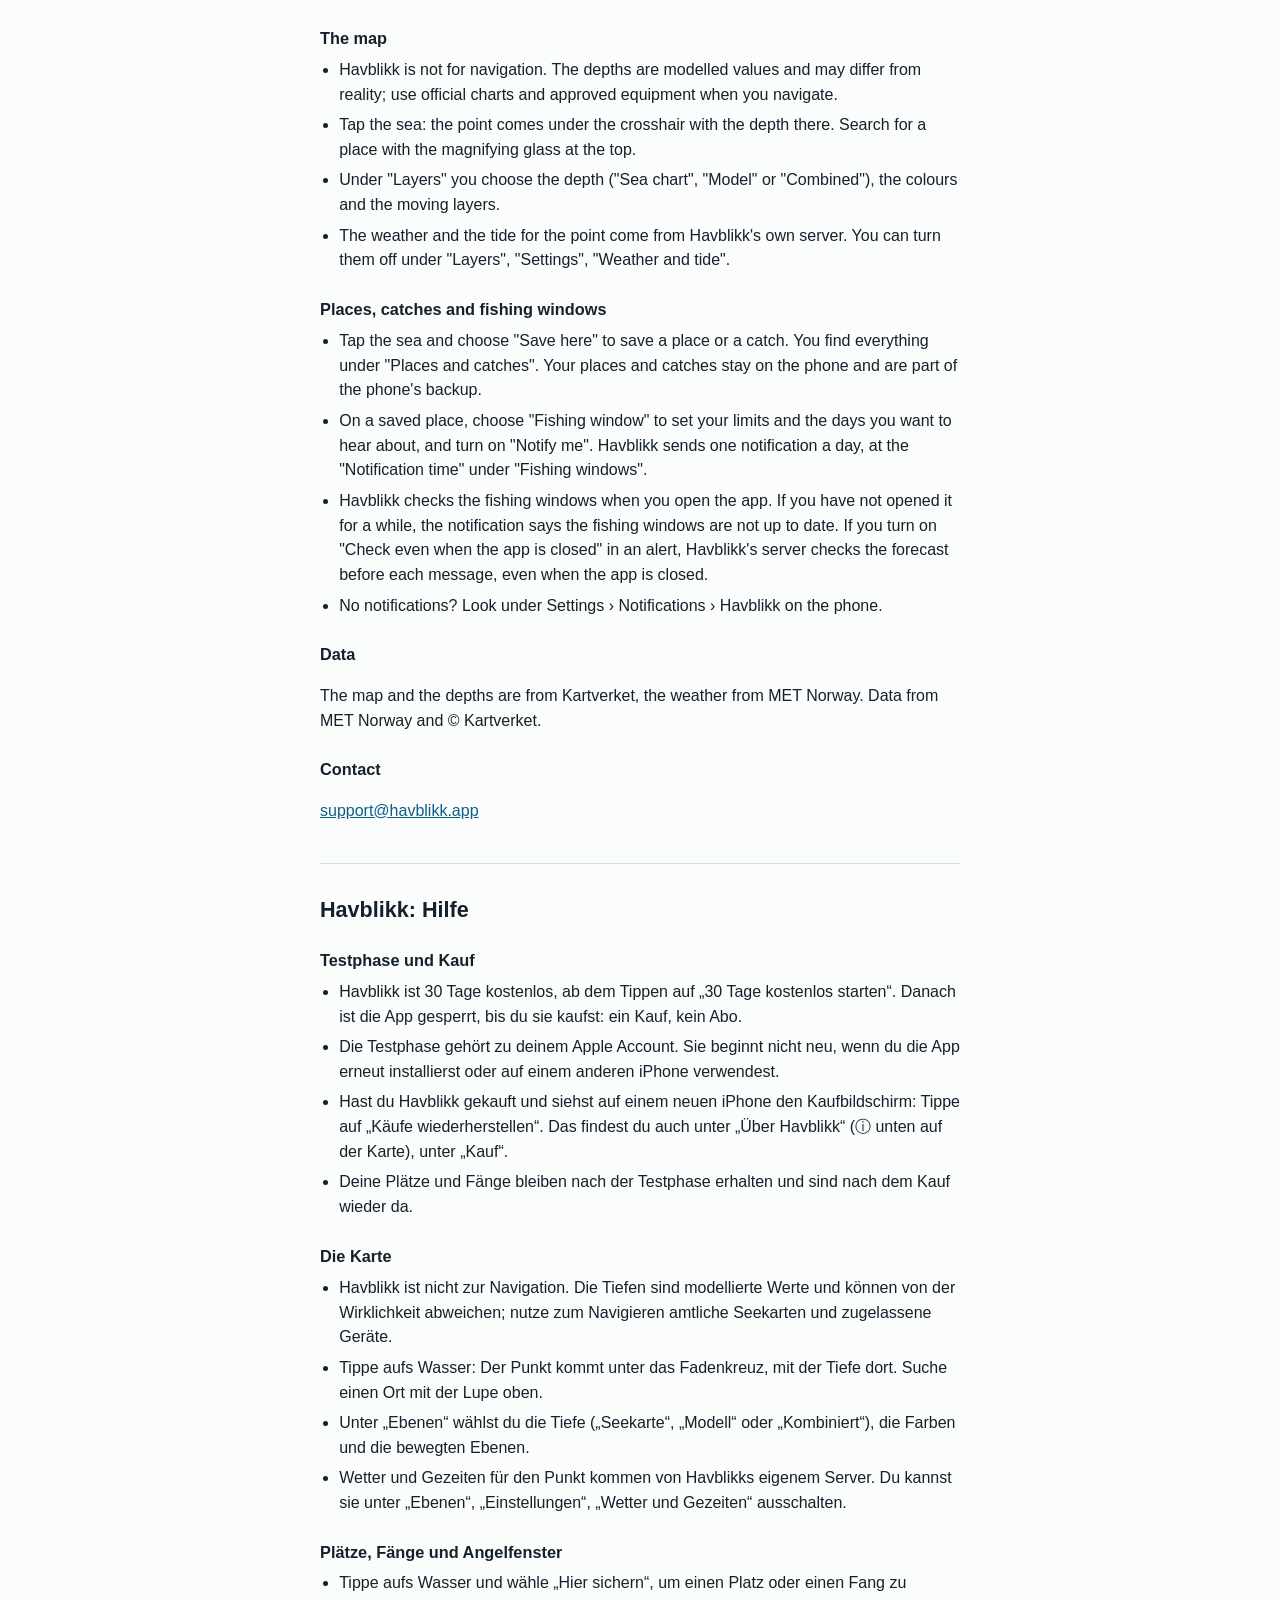
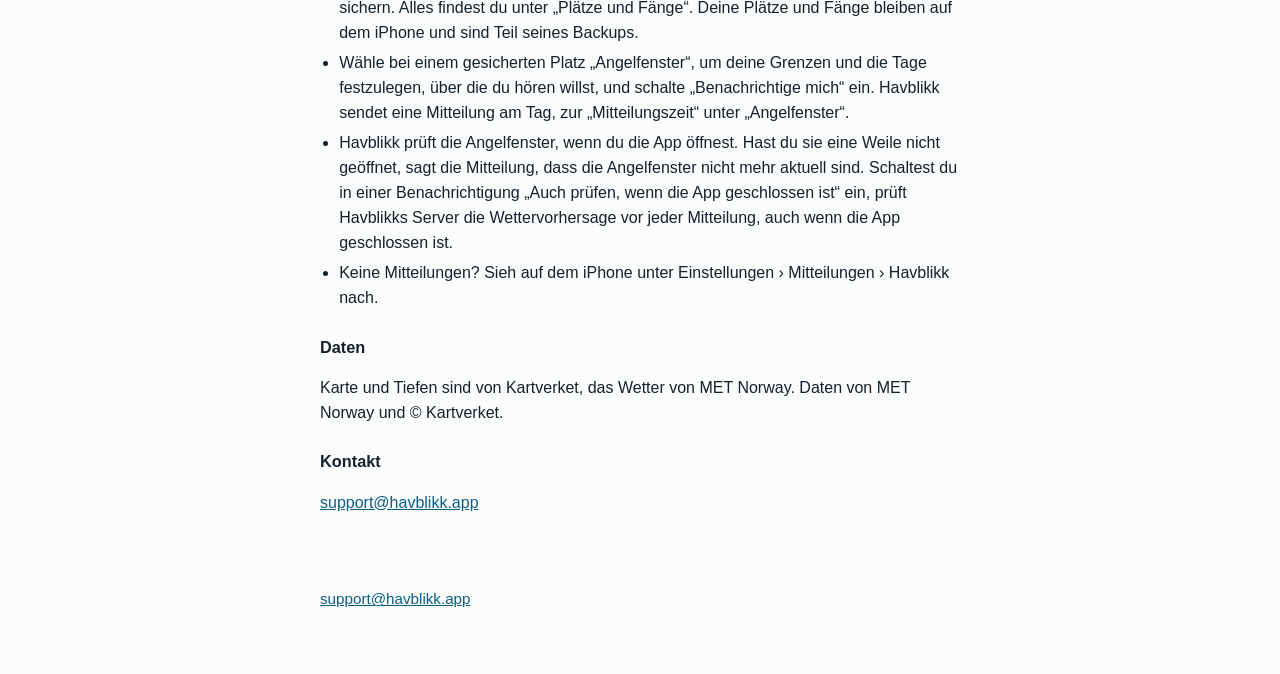
<file: support/index.html>
<!doctype html>
<html lang="nb">
<head>
<meta charset="utf-8">
<meta name="viewport" content="width=device-width, initial-scale=1">
<title>Havblikk: hjelp · help · Hilfe</title>
<meta name="description" content="Hjelp til Havblikk: prøveperioden og kjøpet, kartet, plasser og fiskevinduer. Help and Hilfe in English and German.">
<link rel="stylesheet" href="../style.css?v=20261112">
</head>
<body>
<main>
<header>
<p class="app"><a href="../">Havblikk</a></p>
<nav><a href="#nb" lang="nb">Norsk</a> · <a href="#en" lang="en">English</a> · <a href="#de" lang="de">Deutsch</a></nav>
</header>

<section lang="nb" id="nb">
<h2>Havblikk: hjelp</h2>
<h3>Prøveperioden og kjøpet</h3>
<ul>
<li>Havblikk er gratis i 30 dager fra du trykker «Start 30 dager gratis». Deretter låses appen til du kjøper den: ett kjøp, ikke abonnement.</li>
<li>Prøveperioden følger Apple-kontoen din. Den begynner ikke på nytt om du installerer appen igjen eller tar den i bruk på en annen telefon.</li>
<li>Har du kjøpt Havblikk og ser kjøpsskjermen på en ny telefon: trykk «Gjenopprett kjøp». Det finnes også under Om Havblikk (ⓘ nederst på kartet), under «Kjøp».</li>
<li>Plassene og fangstene dine blir tatt vare på når prøveperioden er over, og er der igjen når du har kjøpt appen.</li>
</ul>
<h3>Kartet</h3>
<ul>
<li>Havblikk er ikke til navigasjon. Dybdene er modellerte verdier og kan avvike fra virkeligheten; bruk offisielle sjøkart og godkjent utstyr når du navigerer.</li>
<li>Trykk på sjøen: punktet kommer under trådkorset med dybden der. Søk etter et sted med forstørrelsesglasset øverst.</li>
<li>Under «Lag» velger du dybden («Sjøkart», «Modell» eller «Kombinert»), fargene og lagene som beveger seg.</li>
<li>Været og tidevannet for punktet hentes fra Havblikks egen server. Du kan slå det av under «Lag», «Innstillinger», «Vær og tidevann».</li>
</ul>
<h3>Plasser, fangster og fiskevinduer</h3>
<ul>
<li>Trykk på sjøen og velg «Lagre her» for å lagre en plass eller en fangst. Alt finner du under «Plasser og fangster». Plassene og fangstene ligger på telefonen og følger med i telefonens sikkerhetskopi.</li>
<li>På en lagret plass velger du «Fiskevindu» for å sette grensene dine og dagene du vil ha varsel om, og slår på «Varsle meg». Havblikk sender ett varsel om dagen, ved «Varseltid» under «Fiskevinduer».</li>
<li>Havblikk sjekker fiskevinduene når du åpner appen. Har du ikke åpnet den på en stund, sier varselet at fiskevinduene ikke er oppdatert. Slår du på «Sjekk også når appen er lukket» i et varsel, sjekker Havblikks server værvarselet før hver melding, også når appen er lukket.</li>
<li>Kommer det ikke varsler: se under Innstillinger › Varslinger › Havblikk på telefonen.</li>
</ul>
<h3>Data</h3>
<p>Kartet og dybdene er fra Kartverket, været fra MET Norway. Data fra MET Norway og © Kartverket.</p>
<h3>Kontakt</h3>
<p><a href="mailto:support@havblikk.app">support@havblikk.app</a></p>
</section>

<section lang="en" id="en">
<h2>Havblikk: help</h2>
<h3>The trial and the purchase</h3>
<ul>
<li>Havblikk is free for 30 days from when you tap "Start 30 days free". After that the app locks until you buy it: one purchase, not a subscription.</li>
<li>The trial follows your Apple Account. It does not start again if you install the app again or use it on another phone.</li>
<li>If you have bought Havblikk and see the purchase screen on a new phone, tap "Restore purchases". It is also under About Havblikk (the ⓘ at the foot of the map), under "Purchase".</li>
<li>Your places and catches are kept when the trial is over, and are there again once you have bought the app.</li>
</ul>
<h3>The map</h3>
<ul>
<li>Havblikk is not for navigation. The depths are modelled values and may differ from reality; use official charts and approved equipment when you navigate.</li>
<li>Tap the sea: the point comes under the crosshair with the depth there. Search for a place with the magnifying glass at the top.</li>
<li>Under "Layers" you choose the depth ("Sea chart", "Model" or "Combined"), the colours and the moving layers.</li>
<li>The weather and the tide for the point come from Havblikk's own server. You can turn them off under "Layers", "Settings", "Weather and tide".</li>
</ul>
<h3>Places, catches and fishing windows</h3>
<ul>
<li>Tap the sea and choose "Save here" to save a place or a catch. You find everything under "Places and catches". Your places and catches stay on the phone and are part of the phone's backup.</li>
<li>On a saved place, choose "Fishing window" to set your limits and the days you want to hear about, and turn on "Notify me". Havblikk sends one notification a day, at the "Notification time" under "Fishing windows".</li>
<li>Havblikk checks the fishing windows when you open the app. If you have not opened it for a while, the notification says the fishing windows are not up to date. If you turn on "Check even when the app is closed" in an alert, Havblikk's server checks the forecast before each message, even when the app is closed.</li>
<li>No notifications? Look under Settings › Notifications › Havblikk on the phone.</li>
</ul>
<h3>Data</h3>
<p>The map and the depths are from Kartverket, the weather from MET Norway. Data from MET Norway and © Kartverket.</p>
<h3>Contact</h3>
<p><a href="mailto:support@havblikk.app">support@havblikk.app</a></p>
</section>

<section lang="de" id="de">
<h2>Havblikk: Hilfe</h2>
<h3>Testphase und Kauf</h3>
<ul>
<li>Havblikk ist 30 Tage kostenlos, ab dem Tippen auf „30 Tage kostenlos starten“. Danach ist die App gesperrt, bis du sie kaufst: ein Kauf, kein Abo.</li>
<li>Die Testphase gehört zu deinem Apple Account. Sie beginnt nicht neu, wenn du die App erneut installierst oder auf einem anderen iPhone verwendest.</li>
<li>Hast du Havblikk gekauft und siehst auf einem neuen iPhone den Kaufbildschirm: Tippe auf „Käufe wiederherstellen“. Das findest du auch unter „Über Havblikk“ (ⓘ unten auf der Karte), unter „Kauf“.</li>
<li>Deine Plätze und Fänge bleiben nach der Testphase erhalten und sind nach dem Kauf wieder da.</li>
</ul>
<h3>Die Karte</h3>
<ul>
<li>Havblikk ist nicht zur Navigation. Die Tiefen sind modellierte Werte und können von der Wirklichkeit abweichen; nutze zum Navigieren amtliche Seekarten und zugelassene Geräte.</li>
<li>Tippe aufs Wasser: Der Punkt kommt unter das Fadenkreuz, mit der Tiefe dort. Suche einen Ort mit der Lupe oben.</li>
<li>Unter „Ebenen“ wählst du die Tiefe („Seekarte“, „Modell“ oder „Kombiniert“), die Farben und die bewegten Ebenen.</li>
<li>Wetter und Gezeiten für den Punkt kommen von Havblikks eigenem Server. Du kannst sie unter „Ebenen“, „Einstellungen“, „Wetter und Gezeiten“ ausschalten.</li>
</ul>
<h3>Plätze, Fänge und Angelfenster</h3>
<ul>
<li>Tippe aufs Wasser und wähle „Hier sichern“, um einen Platz oder einen Fang zu sichern. Alles findest du unter „Plätze und Fänge“. Deine Plätze und Fänge bleiben auf dem iPhone und sind Teil seines Backups.</li>
<li>Wähle bei einem gesicherten Platz „Angelfenster“, um deine Grenzen und die Tage festzulegen, über die du hören willst, und schalte „Benachrichtige mich“ ein. Havblikk sendet eine Mitteilung am Tag, zur „Mitteilungszeit“ unter „Angelfenster“.</li>
<li>Havblikk prüft die Angelfenster, wenn du die App öffnest. Hast du sie eine Weile nicht geöffnet, sagt die Mitteilung, dass die Angelfenster nicht mehr aktuell sind. Schaltest du in einer Benachrichtigung „Auch prüfen, wenn die App geschlossen ist“ ein, prüft Havblikks Server die Wettervorhersage vor jeder Mitteilung, auch wenn die App geschlossen ist.</li>
<li>Keine Mitteilungen? Sieh auf dem iPhone unter Einstellungen › Mitteilungen › Havblikk nach.</li>
</ul>
<h3>Daten</h3>
<p>Karte und Tiefen sind von Kartverket, das Wetter von MET Norway. Daten von MET Norway und © Kartverket.</p>
<h3>Kontakt</h3>
<p><a href="mailto:support@havblikk.app">support@havblikk.app</a></p>
</section>

<footer><p><a href="mailto:support@havblikk.app">support@havblikk.app</a></p></footer>
</main>
</body>
</html>
</file>
<file: style.css>
/* Havblikk's support and privacy pages: one column, the system's type, the sea's blue for links. */
:root {
  --ink: #14212b;
  --muted: #4d5d68;
  --line: #d6dee3;
  --paper: #fbfcfc;
  --link: #0b5f8a;
}
@media (prefers-color-scheme: dark) {
  :root {
    --ink: #e6edf1;
    --muted: #9fb0bb;
    --line: #2b3a44;
    --paper: #0f171d;
    --link: #7cc3e6;
  }
}
* { box-sizing: border-box; }
html { -webkit-text-size-adjust: 100%; }
body {
  margin: 0;
  background: var(--paper);
  color: var(--ink);
  font: 16px/1.55 -apple-system, BlinkMacSystemFont, "Helvetica Neue", Arial, sans-serif;
}
main { max-width: 42rem; margin: 0 auto; padding: 1.5rem 1rem 3rem; }
header { display: flex; flex-wrap: wrap; gap: 0.5rem 1.5rem; align-items: baseline; justify-content: space-between;
  border-bottom: 1px solid var(--line); padding-bottom: 0.75rem; margin-bottom: 1.5rem; }
.app { margin: 0; font-weight: 600; letter-spacing: 0.01em; }
.app a { color: var(--ink); text-decoration: none; }
nav { color: var(--muted); font-size: 0.95rem; }
section { padding-bottom: 1.5rem; border-bottom: 1px solid var(--line); margin-bottom: 2rem; }
section:last-of-type { border-bottom: 0; }
h1 { font-size: 1.6rem; line-height: 1.25; margin: 0 0 0.5rem; }
h2 { font-size: 1.35rem; line-height: 1.3; margin: 0 0 1rem; }
h3 { font-size: 1.02rem; margin: 1.5rem 0 0.4rem; }
p, li { overflow-wrap: anywhere; }
ul { padding-left: 1.2rem; margin: 0.4rem 0; }
li { margin: 0.35rem 0; }
a { color: var(--link); }
a:focus-visible { outline: 2px solid var(--link); outline-offset: 2px; }
footer { color: var(--muted); font-size: 0.95rem; }
</file>
